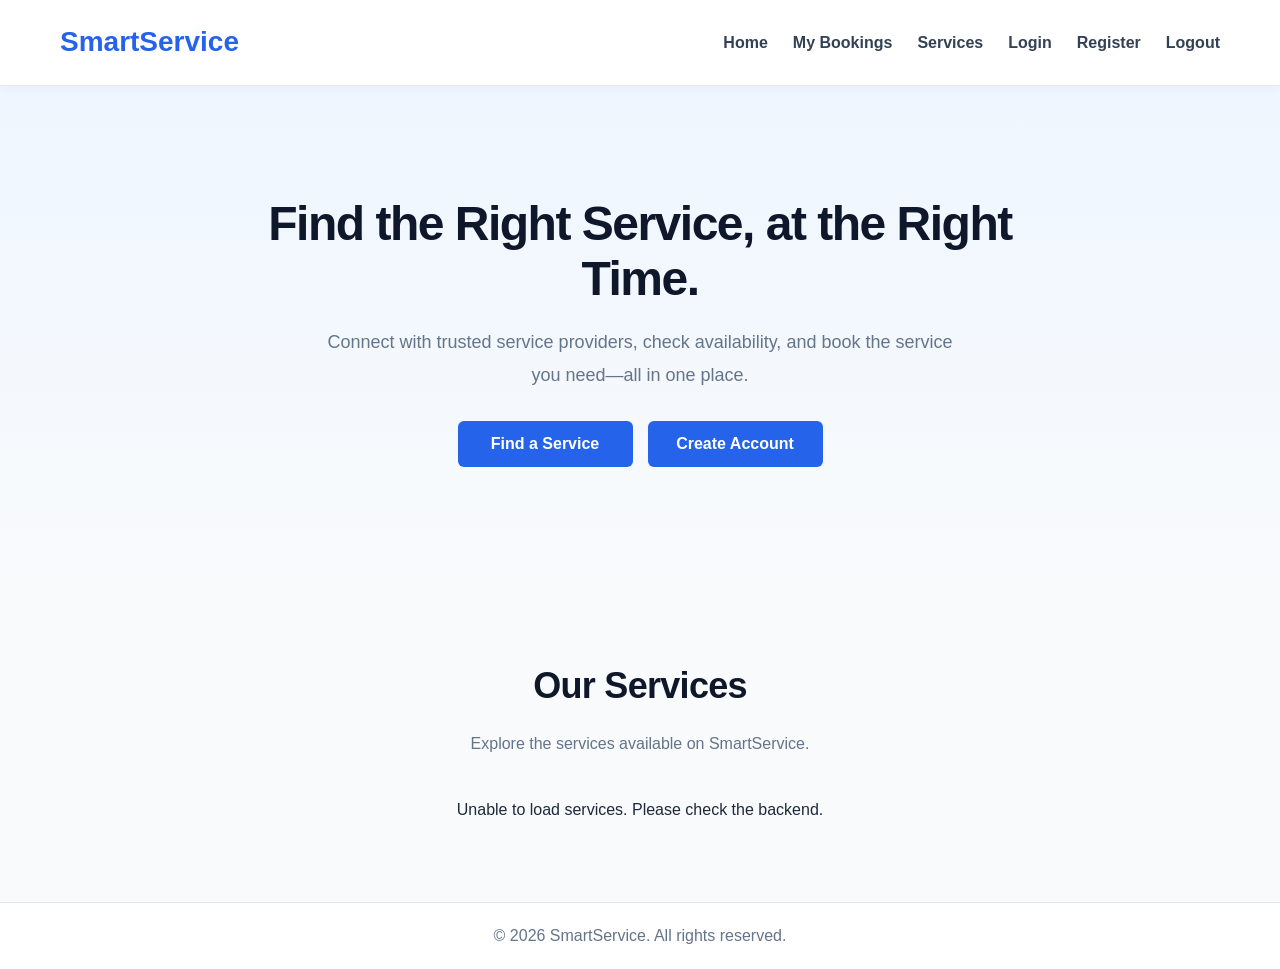
<file: frontend/index.html>
<!DOCTYPE html>
<html lang="en">

<head>
    <meta charset="UTF-8">
    <meta name="viewport" content="width=device-width, initial-scale=1.0">
    <title>Smart Service Platform</title>
    <link rel="stylesheet" href="css/style.css">
</head>
<body>
    <header>
        <h1>SmartService</h1>
<nav>
    <a href="index.html">Home</a>
    <a href="my-bookings.html">My Bookings</a>
    <a href="index.html#services">Services</a>
    <a href="login.html">Login</a>
    <a href="pages/register.html">Register</a>
    <a href="#" id="logoutLink">Logout</a>
</nav>

    </header>


    <main>

        <section class="hero">

            <h2>Find the Right Service, at the Right Time.</h2>

            <p>
                Connect with trusted service providers, check availability,
                and book the service you need—all in one place.
            </p>

            <div class="buttons">
    <button onclick="window.location.href='index.html#services'">
        Find a Service
    </button>

    <button onclick="window.location.href='pages/register.html'">
        Create Account
    </button>
</div>
    </section>
<section class="services-section" id="services">
    <h2>Our Services</h2>
    <p>Explore the services available on SmartService.</p>

<div id="services-container" class="service-grid">
    <p>Loading services...</p>
    </div>
</section>

    </main>


    <footer>
        <p>&copy; 2026 SmartService. All rights reserved.</p>
    </footer>

    <script src="js/script.js"></script>

</body>

<script>
    const logoutLink = document.getElementById("logoutLink");

    logoutLink.addEventListener("click", async function (event) {
        event.preventDefault();

        try {
            // Get CSRF token
            const csrfResponse = await fetch(
                "http://127.0.0.1:8080/api/csrf",
                {
                    credentials: "include"
                }
            );

            if (!csrfResponse.ok) {
                throw new Error("Unable to get CSRF token");
            }

            const csrfData = await csrfResponse.json();

            // Send logout request
            const response = await fetch(
                "http://127.0.0.1:8080/api/users/logout",
                {
                    method: "POST",
                    credentials: "include",
                    headers: {
                        [csrfData.headerName]: csrfData.token
                    }
                }
            );

            if (response.ok) {
                alert("Logged out successfully!");
                window.location.href = "login.html";
            } else {
                throw new Error("Logout failed: " + response.status);
            }

        } catch (error) {
            console.error("Logout error:", error);
            alert("Logout failed. Please try again.");
        }
    });
</script>

</html>
</file>
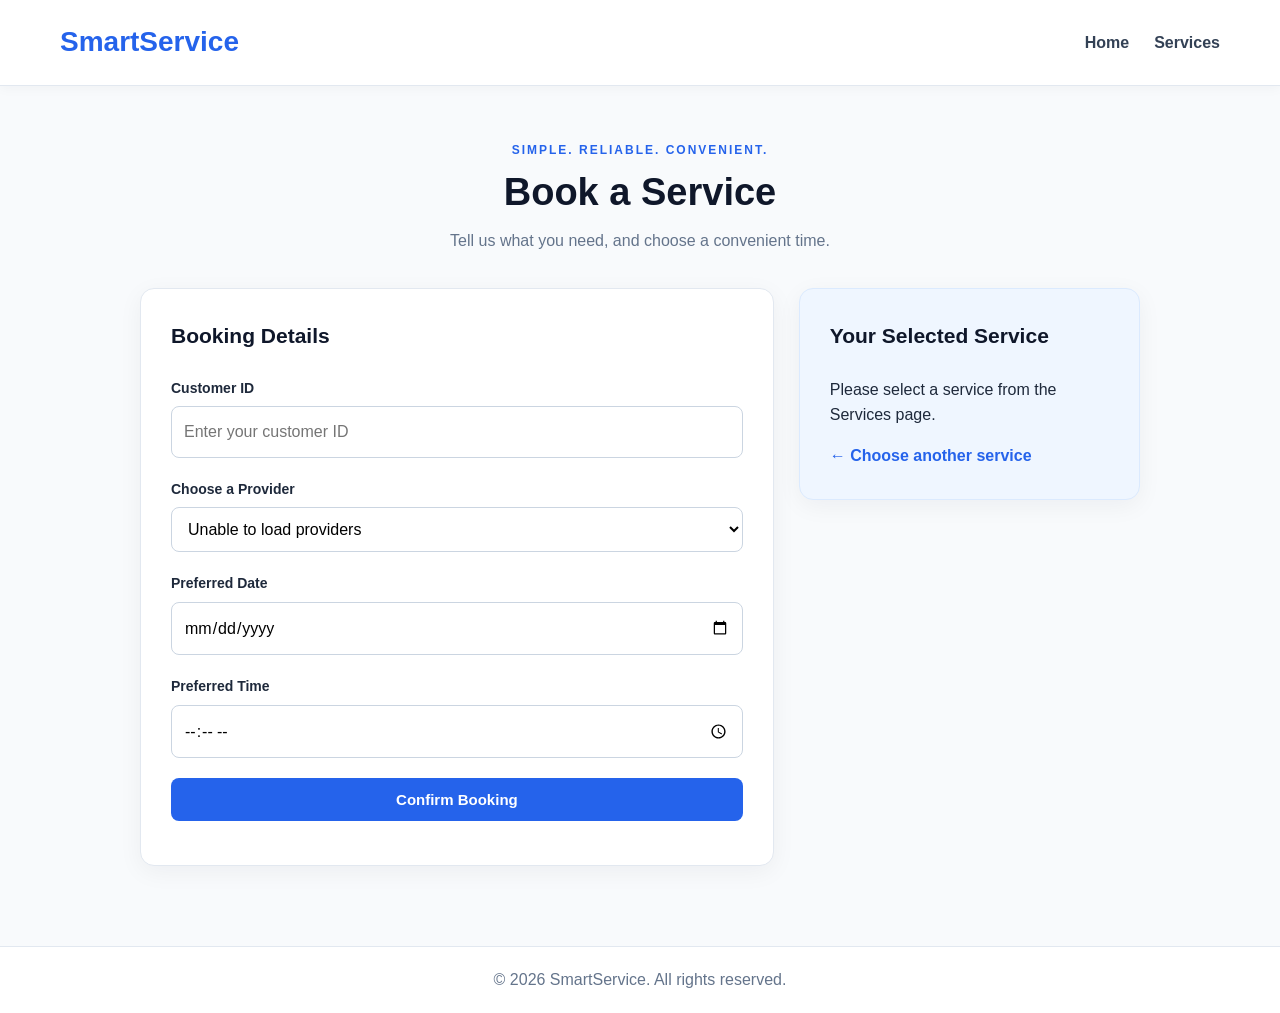
<file: frontend/booking.html>
<!DOCTYPE html>
<html lang="en">
<head>
    <meta charset="UTF-8">
    <meta name="viewport" content="width=device-width, initial-scale=1.0">

    <title>Book a Service | SmartService</title>
    <link rel="stylesheet" href="css/style.css">
</head>

<body>
    <header>
        <h1>SmartService</h1>
        <nav>
            <a href="index.html">Home</a>
            <a href="index.html#services">Services</a>
        </nav>
    </header>

    <main class="booking-page">
        <section class="booking-intro">
            <p class="eyebrow">SIMPLE. RELIABLE. CONVENIENT.</p>
            <h2>Book a Service</h2>
            <p>Tell us what you need, and choose a convenient time.</p>
        </section>

        <section class="booking-layout">
            <div class="booking-form-card">
                <h3>Booking Details</h3>

                <form id="booking-form">
                    <label for="customerId">Customer ID</label>
                    <input
                        type="number"
                        id="customerId"
                        min="1"
                        placeholder="Enter your customer ID"
                        required
                    >

                    <label for="providerId">Choose a Provider</label>
                    <select id="providerId" required>
                        <option value="">Loading providers...</option>
                    </select>

                    <label for="bookingDate">Preferred Date</label>
                    <input type="date" id="bookingDate" required>

                    <label for="bookingTime">Preferred Time</label>
                    <input type="time" id="bookingTime" required>

                    <button type="submit">Confirm Booking</button>

                    <p id="booking-message" role="status"></p>
                </form>
            </div>

            <aside class="booking-summary">
                <h3>Your Selected Service</h3>
                <div id="selected-service">
                    <p>Loading service details...</p>
                </div>
                <a href="index.html#services" class="back-link">
                    ← Choose another service
                </a>
            </aside>
        </section>
    </main>

    <footer>
        <p>&copy; 2026 SmartService. All rights reserved.</p>
    </footer>

    <script src="js/booking.js"></script>
</body>
</html>
</file>
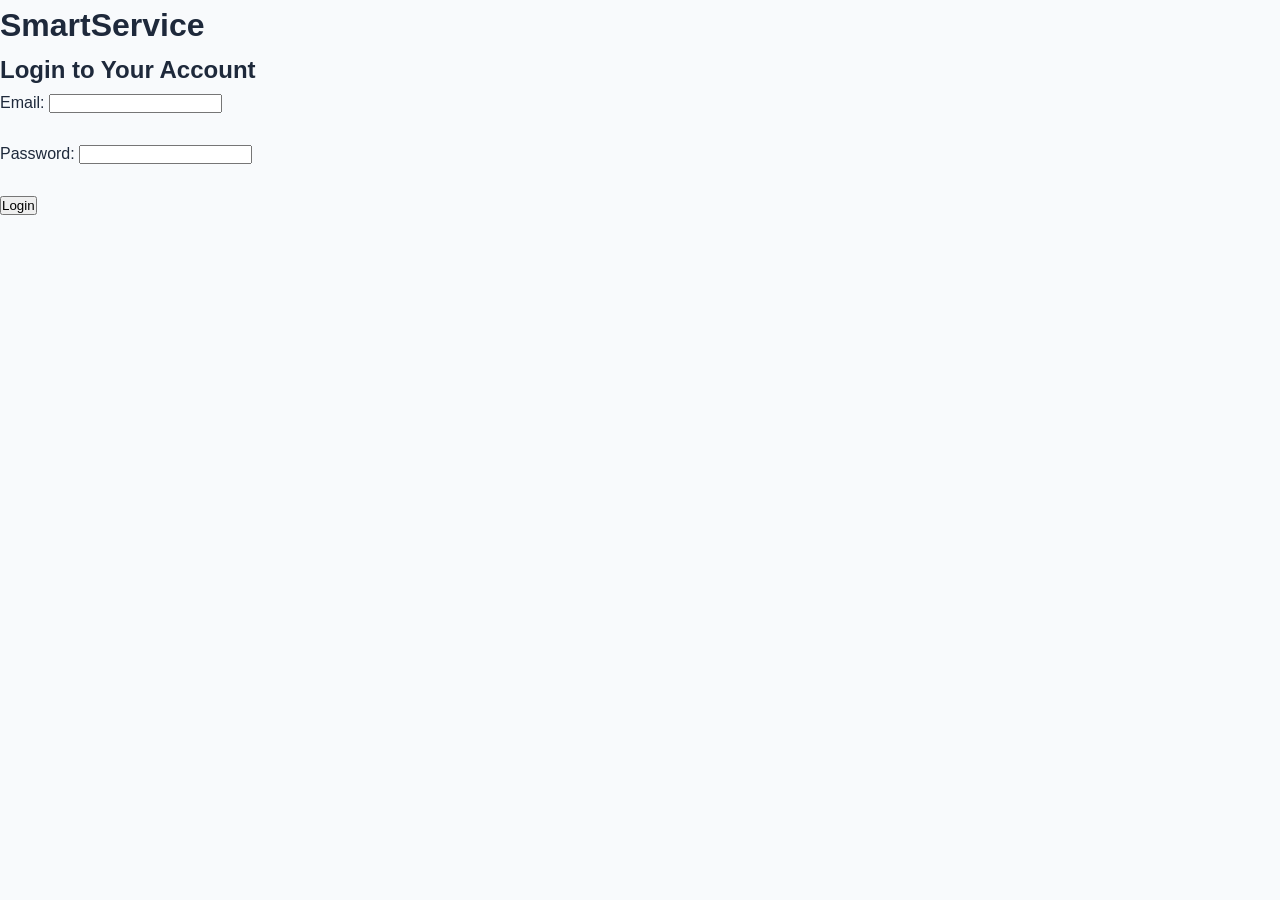
<file: frontend/login.html>
<!DOCTYPE html>
<html lang="en">
<head>
    <meta charset="UTF-8">
    <meta name="viewport" content="width=device-width, initial-scale=1.0">
    <title>Login | SmartService</title>
    <link rel="stylesheet" href="css/style.css">
</head>
<body>

    <h1>SmartService</h1>
    <h2>Login to Your Account</h2>

    <form id="loginForm">
        <div>
            <label for="email">Email:</label>
            <input type="email" id="email" autocomplete="username" required>
        </div>

        <br>

        <div>
            <label for="password">Password:</label>
            <input type="password" id="password" autocomplete="current-password" required>
        </div>

        <br>

        <button type="submit">Login</button>
    </form>

    <p id="message"></p>

    <script>
        const loginForm = document.getElementById("loginForm");
        const message = document.getElementById("message");

        loginForm.addEventListener("submit", async function (event) {
            event.preventDefault();

            const email = document.getElementById("email").value.trim();
            const password = document.getElementById("password").value;

            message.textContent = "Logging in...";
            message.style.color = "black";

            try {
                // Step 1: Get the CSRF token
                const csrfResponse = await fetch(
                    "http://127.0.0.1:8080/api/csrf",
                    {
                        method: "GET",
                        credentials: "include"
                    }
                );

                if (!csrfResponse.ok) {
                    throw new Error("Unable to obtain CSRF token");
                }

                const csrfData = await csrfResponse.json();

                // Step 2: Submit login with the CSRF token
                const response = await fetch(
                    "http://127.0.0.1:8080/api/users/login",
                    {
                        method: "POST",
                        headers: {
    "Content-Type": "application/json",
    [csrfData.headerName]: csrfData.token
},
                        credentials: "include",
                        body: JSON.stringify({
                            email: email,
                            password: password
                        })
                    }
                );

                const data = await response.json();

                if (response.ok) {
    message.textContent =
        "Login successful! Welcome, " + data.name + ".";
    message.style.color = "green";

    if (data.role === "ADMIN") {
    window.location.href = "pages/admin-dashboard.html";
    } else if (data.role === "CUSTOMER") {
        window.location.href = "my-bookings.html";
    } else {
        message.textContent = "Unknown user role.";
        message.style.color = "red";
    }
} else {
                    message.textContent =
                        data.message || "Login failed. Please check your credentials.";
                    message.style.color = "red";
                }

            } catch (error) {
                console.error("Login error:", error);

                message.textContent =
                    "Unable to complete login. Check the server connection and try again.";
                message.style.color = "red";
            }
        });
    </script>

</body>
</html>
</file>
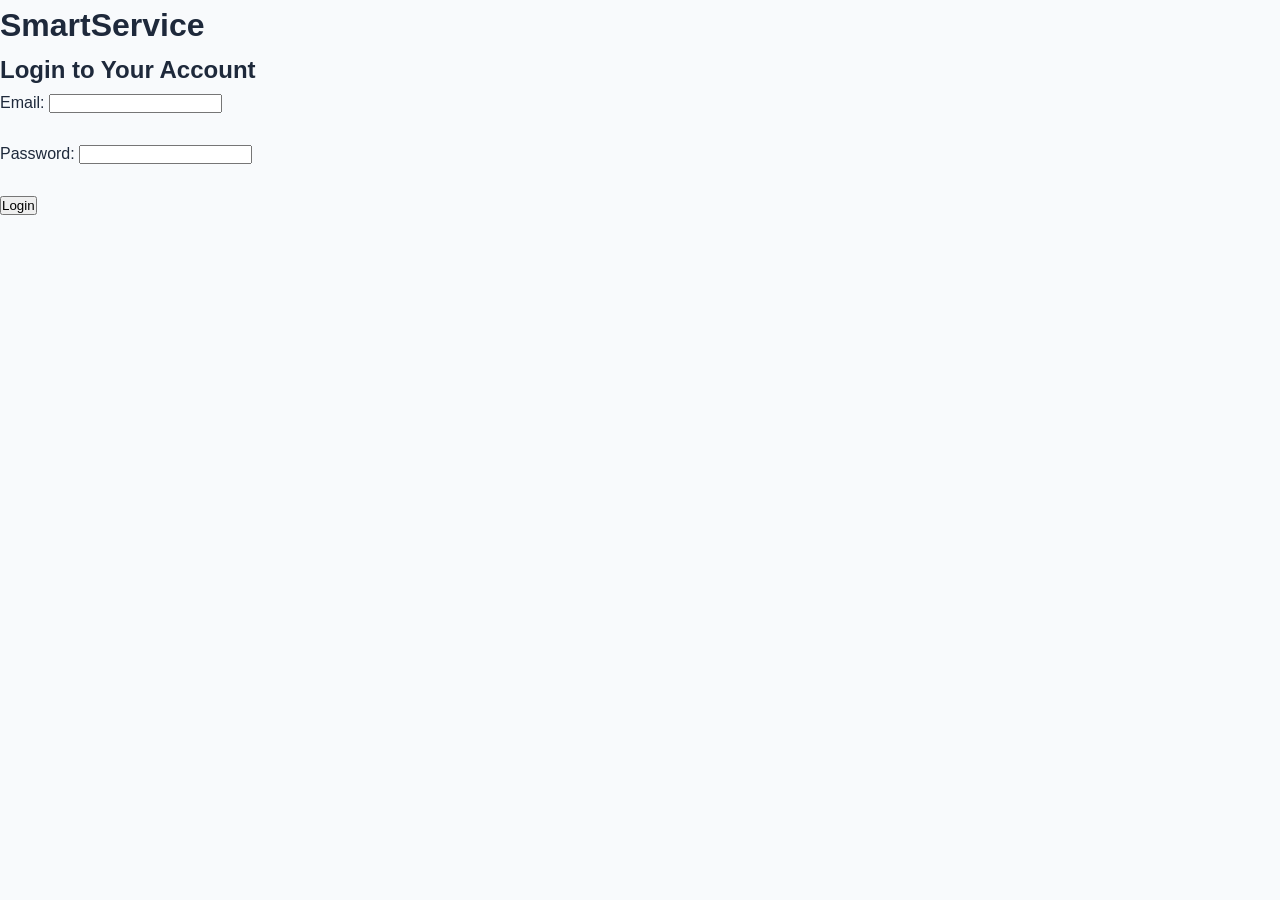
<file: frontend/my-bookings.html>
<!DOCTYPE html>
<html lang="en">
<head>
    <meta charset="UTF-8">
    <meta name="viewport" content="width=device-width, initial-scale=1.0">
    <title>My Bookings | SmartService</title>
    <link rel="stylesheet" href="css/style.css">
</head>
<body class="booking-page">

    <header class="site-header">
        <div class="container">
            <h1>SmartService</h1>
            <nav>
                <a href="index.html">Home</a>
                <a href="index.html#services">Services</a>
                <a href="my-bookings.html">My Bookings</a>
            </nav>
        </div>
    </header>

    <main class="container">
        <section class="booking-intro">
            <h2>My Bookings</h2>
            <p>View your service bookings and their current status.</p>
        </section>

        <section id="bookings-container" class="my-bookings-list">
            <p>Loading your bookings...</p>
        </section>

        <p id="bookings-message" role="status"></p>

        <a href="index.html#services" class="back-link">
            ← Explore Services
        </a>
    </main>

    <script src="js/my-bookings.js"></script>
</body>
</html>
</file>
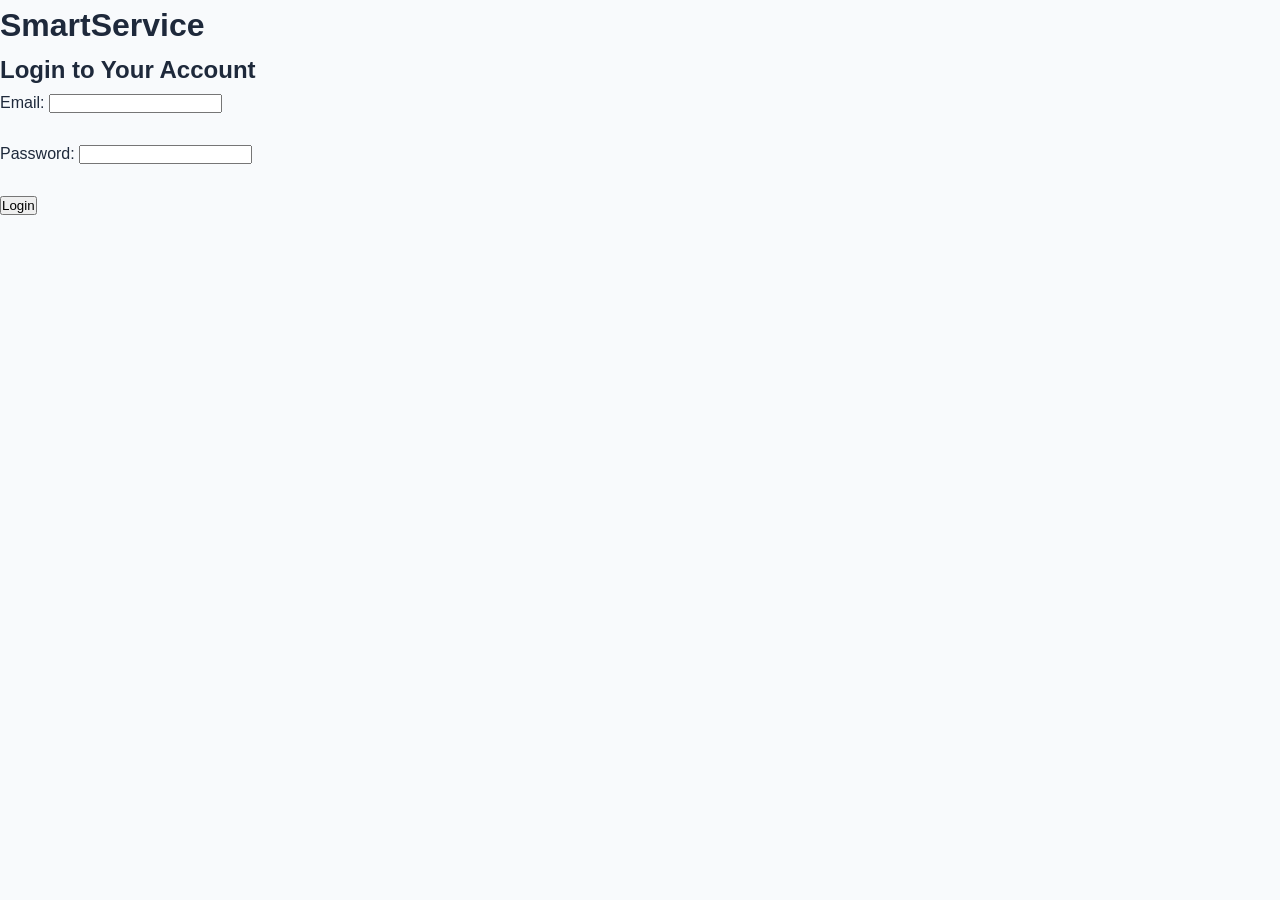
<file: frontend/admin/admin.bookings.html>
<!DOCTYPE html>
<html lang="en">
<head>
    <meta charset="UTF-8">
    <meta name="viewport" content="width=device-width, initial-scale=1.0">
    <title>SmartService - Admin Dashboard</title>
    <link rel="stylesheet" href="css/admin.css">
</head>
<body>

    <header class="header">
        <h1>SmartService Admin</h1>
        <button id="logoutBtn">Logout</button>
    </header>

    <main class="container">
        <h2>Booking Management</h2>
        <p>View and manage all customer bookings.</p>

        <div class="stats">
            <div class="stat-card">
                <h3>Total Bookings</h3>
                <p id="totalBookings">0</p>
            </div>

            <div class="stat-card">
                <h3>Pending</h3>
                <p id="pendingBookings">0</p>
            </div>

            <div class="stat-card">
                <h3>Confirmed</h3>
                <p id="confirmedBookings">0</p>
            </div>

            <div class="stat-card">
                <h3>Completed</h3>
                <p id="completedBookings">0</p>
            </div>
        </div>

        <section class="booking-section">
            <h2>All Bookings</h2>

            <div id="message"></div>

            <div class="table-container">
                <table>
                    <thead>
                        <tr>
                            <th>ID</th>
                            <th>Customer</th>
                            <th>Service</th>
                            <th>Provider</th>
                            <th>Date & Time</th>
                            <th>Status</th>
                            <th>Action</th>
                        </tr>
                    </thead>

                    <tbody id="bookingTableBody">
                        <tr>
                            <td colspan="7">Loading bookings...</td>
                        </tr>
                    </tbody>
                </table>
            </div>
        </section>
    </main>

    <script src="js/admin-bookings.js"></script>
</body>
</html>
</file>
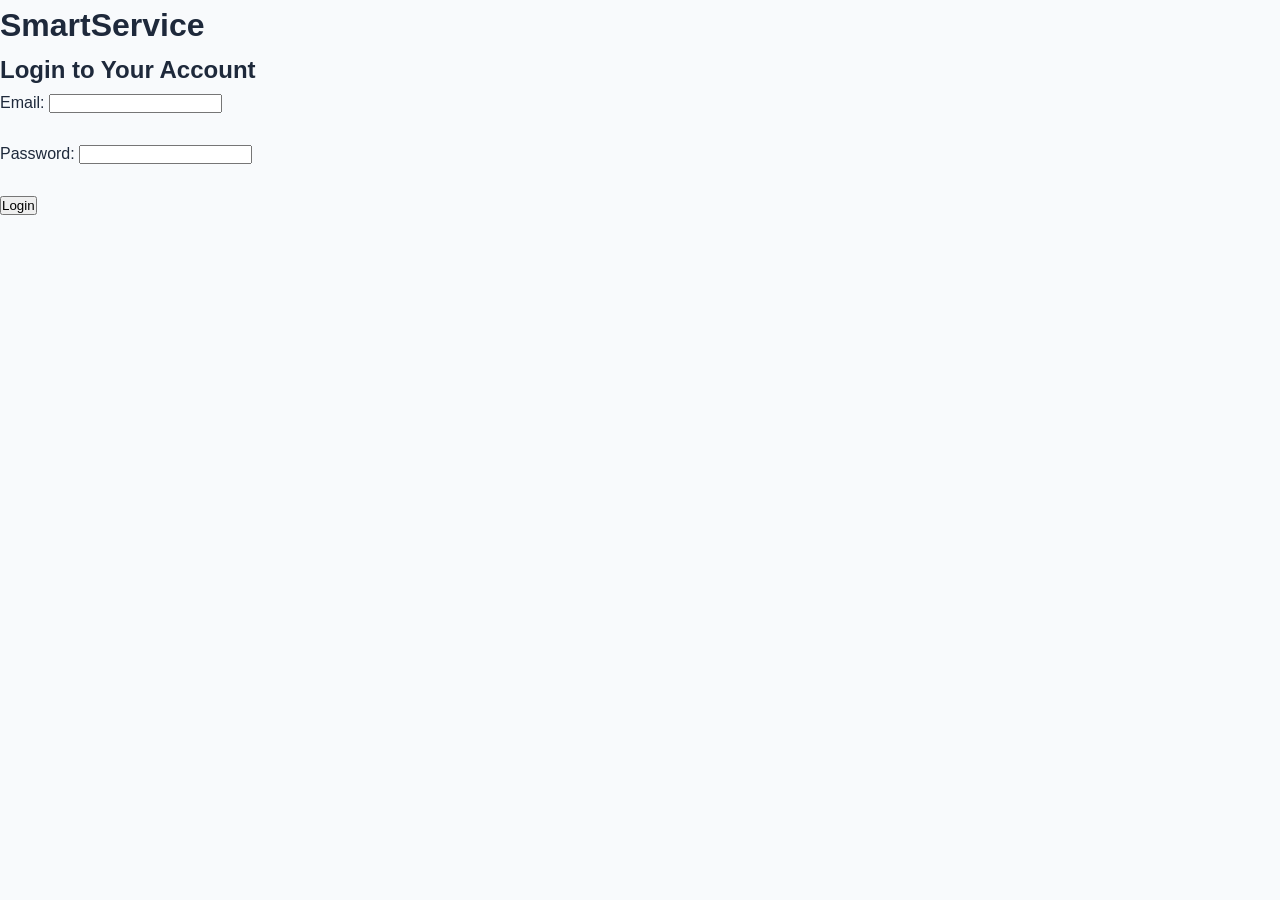
<file: frontend/pages/admin-dashboard.html>
<!DOCTYPE html>
<html lang="en">

<head>
    <meta charset="UTF-8">
    <meta name="viewport" content="width=device-width, initial-scale=1.0">

    <title>Admin Dashboard - SmartService</title>

    <link rel="stylesheet" href="../css/style.css">
</head>

<body>

    <header>
        <h1>SmartService</h1>

        <nav>
            <a href="../index.html">Home</a>
            <a href="#" id="logoutBtn">Logout</a>
        </nav>
    </header>

    <main>

        <section class="dashboard-section">

            <h2>Admin Dashboard</h2>

            <p>
                Monitor and manage the SmartService platform.
            </p>

            <div class="admin-stats">

                <div class="stat-card">
    <h3>Users</h3>
    <p>Not Available</p>
</div>

<div class="stat-card">
    <h3>Providers</h3>
    <p>Not Available</p>
</div>

                <div class="stat-card">
                    <h3>Bookings</h3>
                    <p id="totalBookings">0</p>
                </div>

                <div class="stat-card">
                    <h3>Completed Services</h3>
                    <p id="completedBookings">0</p>
                </div>

            </div>

            <div class="admin-section">

                <h3>Recent Bookings</h3>

                <div id="recentBookings">
                    <p>Loading recent bookings...</p>
                </div>

            </div>

            <p>
                <a href="../admin/admin.bookings.html">
                    Manage All Bookings
                </a>
            </p>

        </section>

    </main>

    <footer>
        <p>&copy; 2026 SmartService. All rights reserved.</p>
    </footer>

    <script>
        async function checkAdminAccess() {
            try {
                const response = await fetch(
                    "http://127.0.0.1:8080/api/auth/me",
                    {
                        credentials: "include"
                    }
                );

                if (!response.ok) {
                    window.location.href = "../login.html";
                    return;
                }

                const user = await response.json();

                if (user.role !== "ROLE_ADMIN") {
                    alert("Access denied! Admins only.");
                    window.location.href = "../my-bookings.html";
                }

            } catch (error) {
                alert("Unable to verify your login.");
                window.location.href = "../login.html";
            }
        }

        checkAdminAccess();
    </script>
    <script src="admin-dashboard.js"></script>

</body>

</html>
</file>
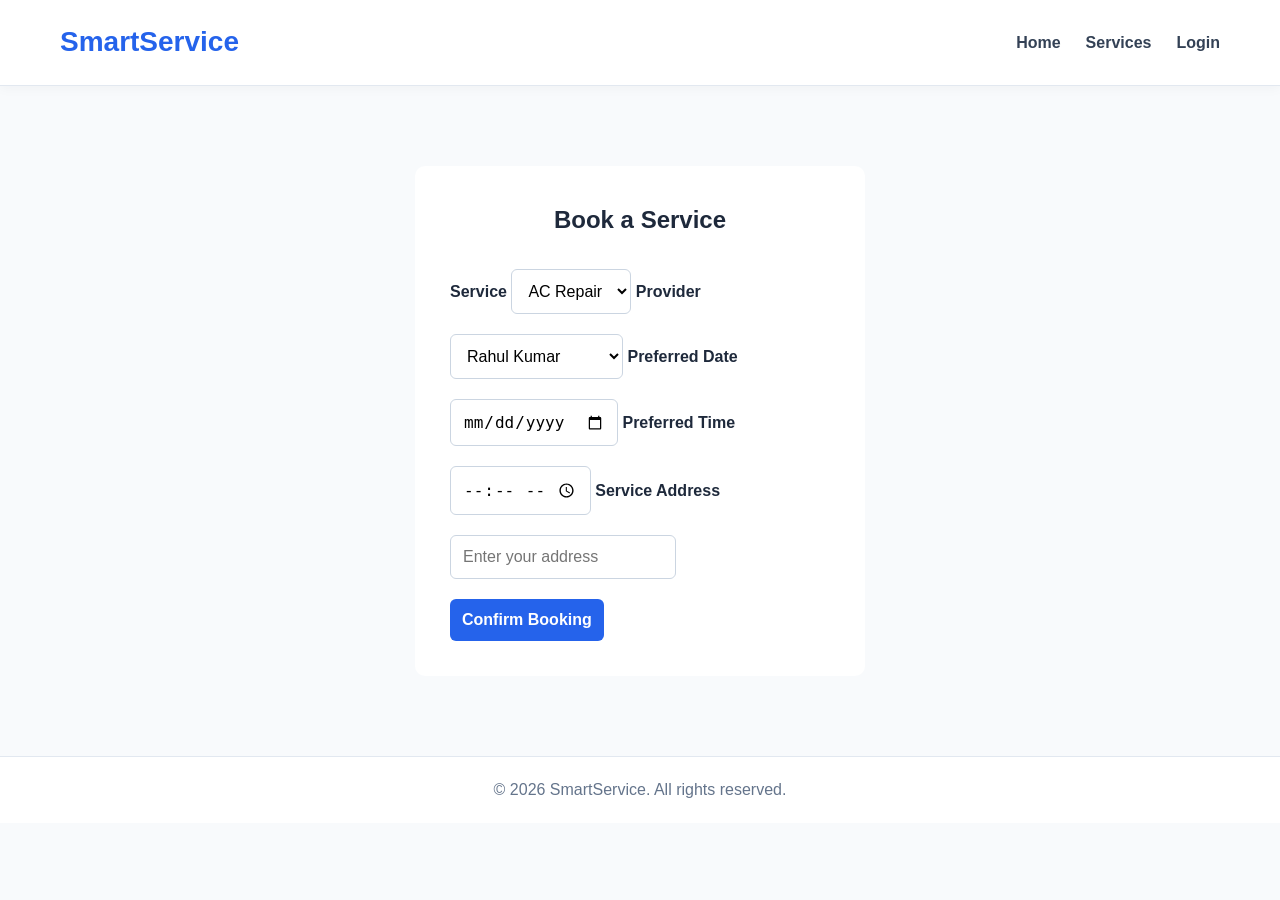
<file: frontend/pages/booking.html>
<!DOCTYPE html>
<html lang="en">

<head>
    <meta charset="UTF-8">
    <meta name="viewport" content="width=device-width, initial-scale=1.0">

    <title>Book Service - SmartService</title>

    <link rel="stylesheet" href="../css/style.css">
</head>

<body>

    <header>
        <h1>SmartService</h1>

        <nav>
            <a href="../index.html">Home</a>
            <a href="services.html">Services</a>
            <a href="login.html">Login</a>
        </nav>
    </header>


    <main>

        <section class="form-section">

            <h2>Book a Service</h2>

            <form action="confirmation.html"></form>

                <label for="service">Service</label>

                <select id="service">
                    <option value="ac-repair">AC Repair</option>
                    <option value="plumbing">Plumbing</option>
                    <option value="electrical">Electrical</option>
                    <option value="cleaning">Cleaning</option>
                </select>


                <label for="provider">Provider</label>

                <select id="provider">
                    <option value="rahul">Rahul Kumar</option>
                    <option value="arjun">Arjun Services</option>
                    <option value="coolcare">CoolCare Experts</option>
                </select>


                <label for="date">Preferred Date</label>
                <input type="date" id="date">


                <label for="time">Preferred Time</label>
                <input type="time" id="time">


                <label for="address">Service Address</label>
                <input type="text" id="address" placeholder="Enter your address">


                <button type="submit">Confirm Booking</button>

            </form>

        </section>

    </main>


    <footer>
        <p>&copy; 2026 SmartService. All rights reserved.</p>
    </footer>

</body>

</html>
</file>
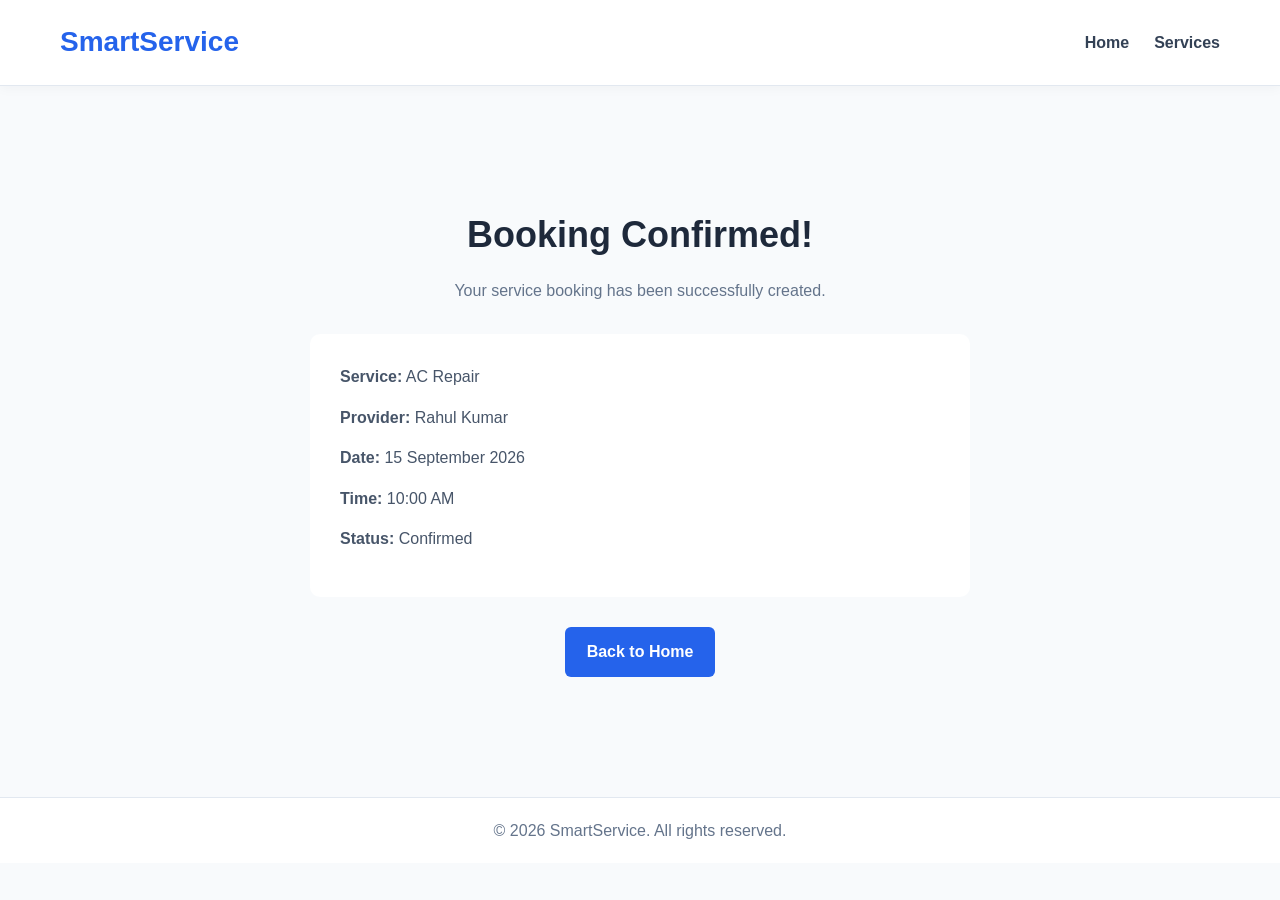
<file: frontend/pages/confirmation.html>
<!DOCTYPE html>
<html lang="en">

<head>
    <meta charset="UTF-8">
    <meta name="viewport" content="width=device-width, initial-scale=1.0">

    <title>Booking Confirmed - SmartService</title>

    <link rel="stylesheet" href="../css/style.css">
</head>

<body>

    <header>
        <h1>SmartService</h1>

        <nav>
            <a href="../index.html">Home</a>
            <a href="services.html">Services</a>
        </nav>
    </header>


    <main>

        <section class="confirmation-section">

            <h2>Booking Confirmed!</h2>

            <p>
                Your service booking has been successfully created.
            </p>

            <div class="confirmation-card">

                <p><strong>Service:</strong> AC Repair</p>

                <p><strong>Provider:</strong> Rahul Kumar</p>

                <p><strong>Date:</strong> 15 September 2026</p>

                <p><strong>Time:</strong> 10:00 AM</p>

                <p><strong>Status:</strong> Confirmed</p>

            </div>

            <a href="../index.html" class="service-button">
                Back to Home
            </a>

        </section>

    </main>


    <footer>
        <p>&copy; 2026 SmartService. All rights reserved.</p>
    </footer>

</body>

</html>
</file>
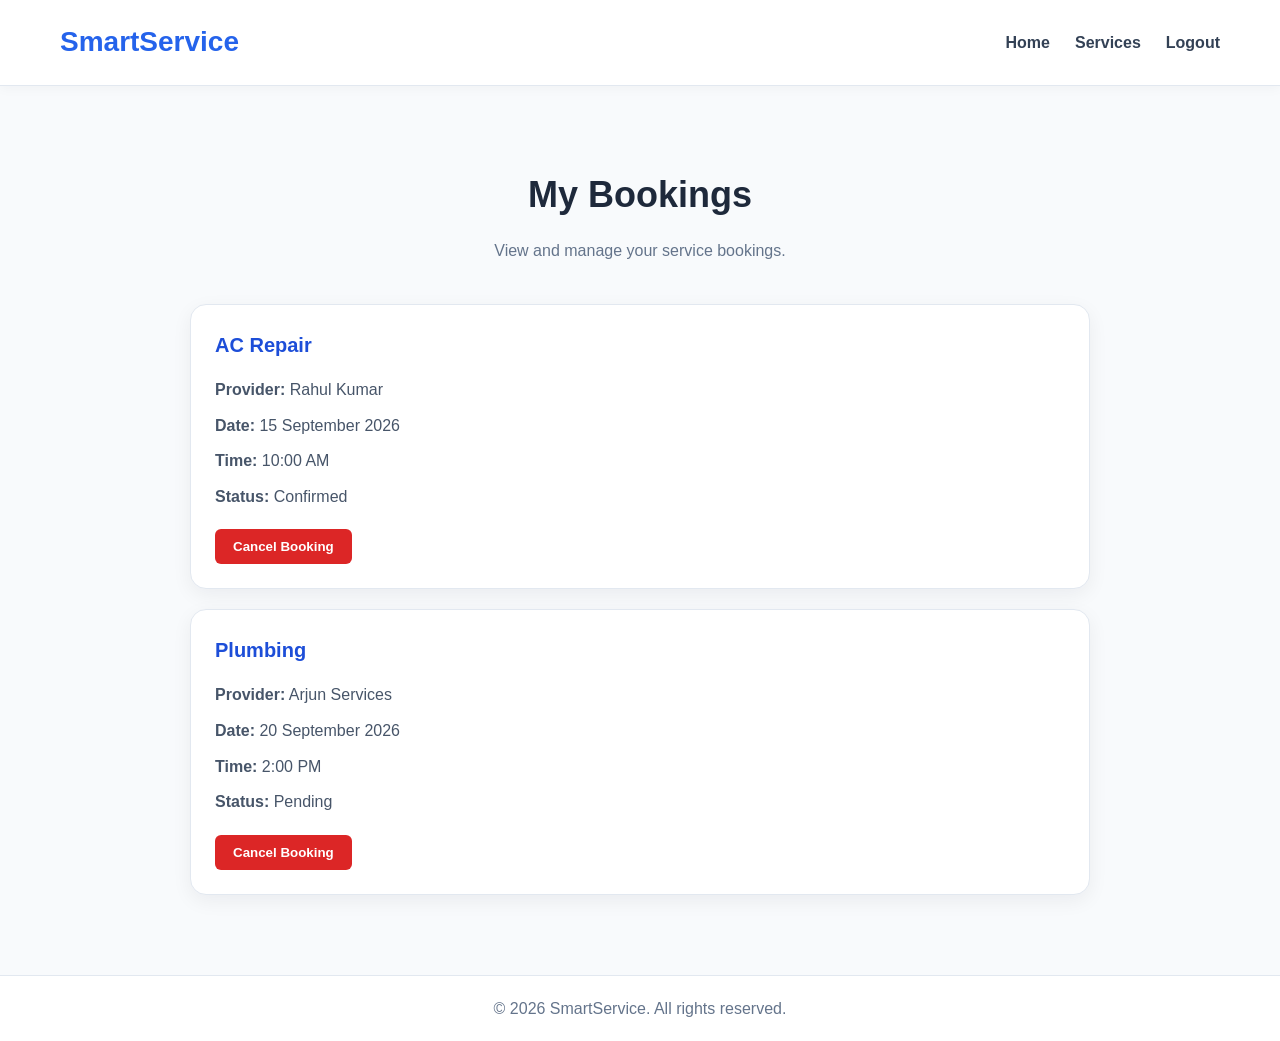
<file: frontend/pages/customer-dashboard.html>
<!DOCTYPE html>
<html lang="en">

<head>
    <meta charset="UTF-8">
    <meta name="viewport" content="width=device-width, initial-scale=1.0">

    <title>Customer Dashboard - SmartService</title>

    <link rel="stylesheet" href="../css/style.css">
</head>

<body>

    <header>
        <h1>SmartService</h1>

        <nav>
            <a href="../index.html">Home</a>
            <a href="services.html">Services</a>
            <a href="login.html">Logout</a>
        </nav>
    </header>


    <main>

        <section class="dashboard-section">

            <h2>My Bookings</h2>

            <p>
                View and manage your service bookings.
            </p>


            <div class="booking-list">

                <div class="booking-card">

                    <h3>AC Repair</h3>

                    <p><strong>Provider:</strong> Rahul Kumar</p>

                    <p><strong>Date:</strong> 15 September 2026</p>

                    <p><strong>Time:</strong> 10:00 AM</p>

                    <p><strong>Status:</strong> Confirmed</p>

                    <button>Cancel Booking</button>

                </div>


                <div class="booking-card">

                    <h3>Plumbing</h3>

                    <p><strong>Provider:</strong> Arjun Services</p>

                    <p><strong>Date:</strong> 20 September 2026</p>

                    <p><strong>Time:</strong> 2:00 PM</p>

                    <p><strong>Status:</strong> Pending</p>

                    <button>Cancel Booking</button>

                </div>

            </div>

        </section>

    </main>


    <footer>
        <p>&copy; 2026 SmartService. All rights reserved.</p>
    </footer>

</body>

</html>
</file>
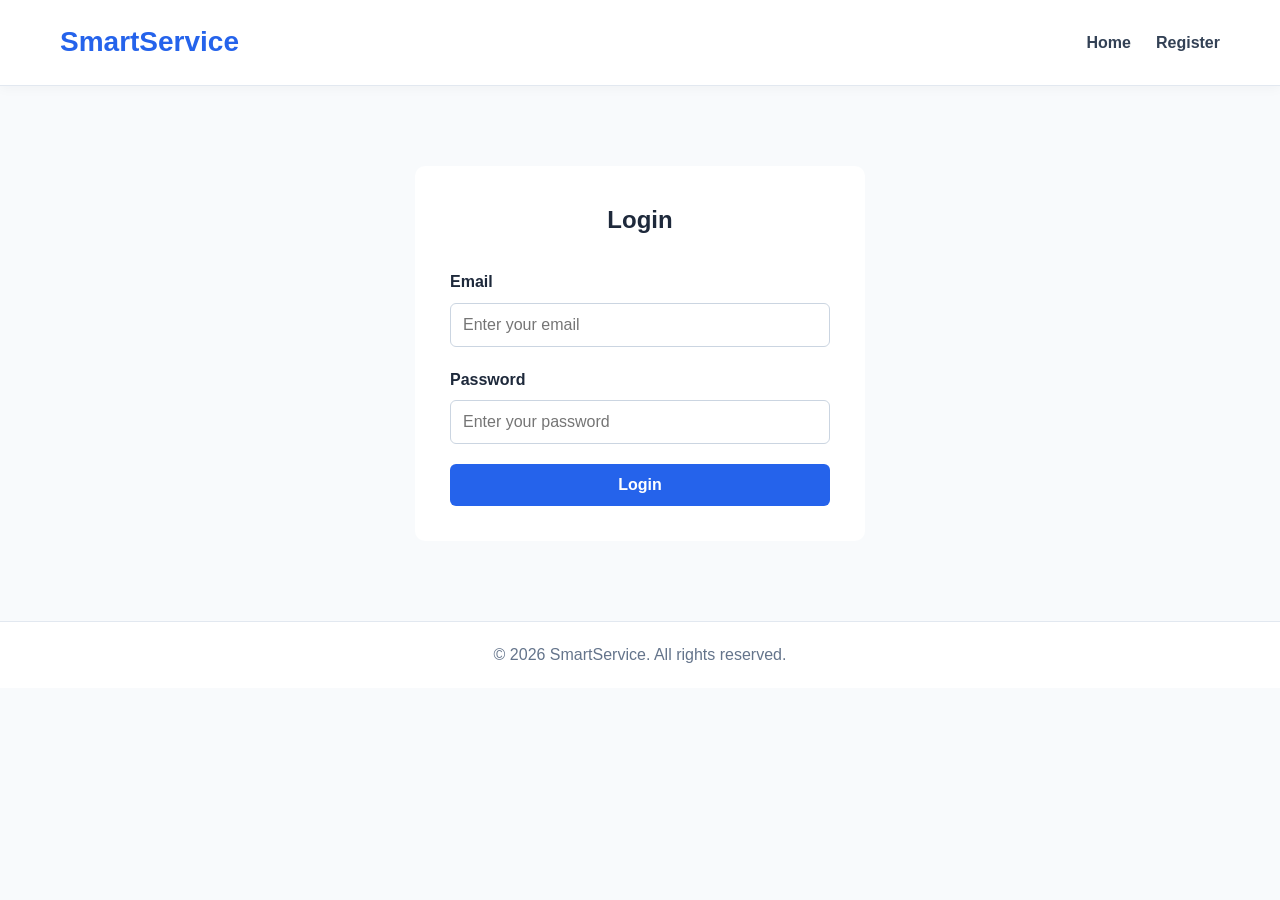
<file: frontend/pages/login.html>
<!DOCTYPE html>
<html lang="en">

<head>
    <meta charset="UTF-8">
    <meta name="viewport" content="width=device-width, initial-scale=1.0">

    <title>Login - SmartService</title>

    <link rel="stylesheet" href="../css/style.css">
</head>

<body>

    <header>
        <h1>SmartService</h1>

        <nav>
            <a href="../index.html">Home</a>
            <a href="register.html">Register</a>
        </nav>
    </header>


    <main>

        <section class="form-section">

            <h2>Login</h2>

            <form>

                <label for="emailc">Email</label>
                <input type="email" id="email" placeholder="Enter your email">

                <label for="password">Password</label>
                <input type="password" id="password" placeholder="Enter your password">

                <button type="submit">Login</button>

            </form>

        </section>

    </main>


    <footer>
        <p>&copy; 2026 SmartService. All rights reserved.</p>
    </footer>

</body>

</html>
</file>
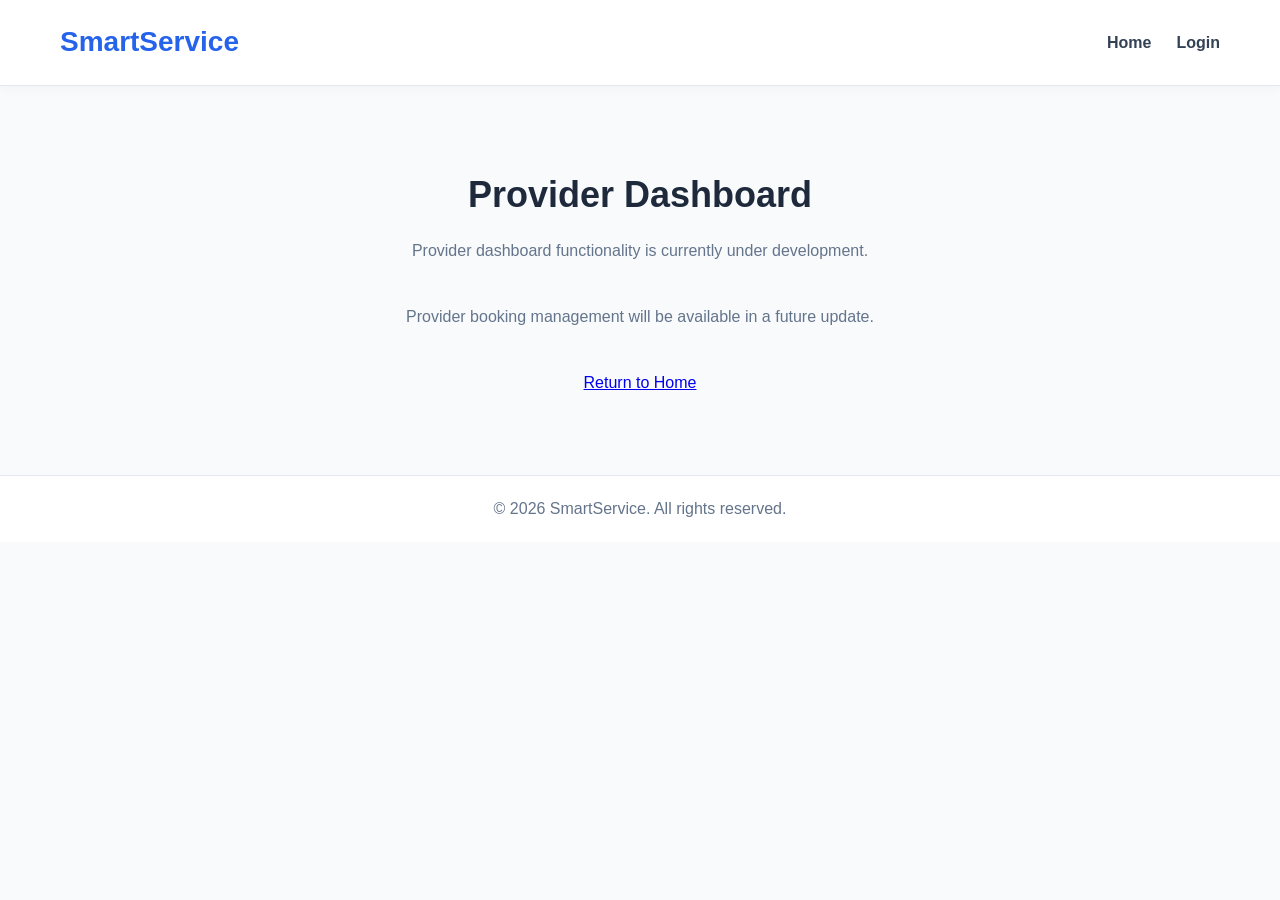
<file: frontend/pages/provider-dashboard.html>
<!DOCTYPE html>
<html lang="en">

<head>
    <meta charset="UTF-8">
    <meta name="viewport" content="width=device-width, initial-scale=1.0">
    <title>Provider Dashboard - SmartService</title>
    <link rel="stylesheet" href="../css/style.css">
</head>

<body>

    <header>
        <h1>SmartService</h1>
        <nav>
            <a href="../index.html">Home</a>
            <a href="../login.html">Login</a>
        </nav>
    </header>

    <main>
        <section class="dashboard-section">
            <h2>Provider Dashboard</h2>

            <p>
                Provider dashboard functionality is currently under development.
            </p>

            <p>
                Provider booking management will be available in a future update.
            </p>

            <a href="../index.html">Return to Home</a>
        </section>
    </main>

    <footer>
        <p>&copy; 2026 SmartService. All rights reserved.</p>
    </footer>

</body>
</html>
</file>
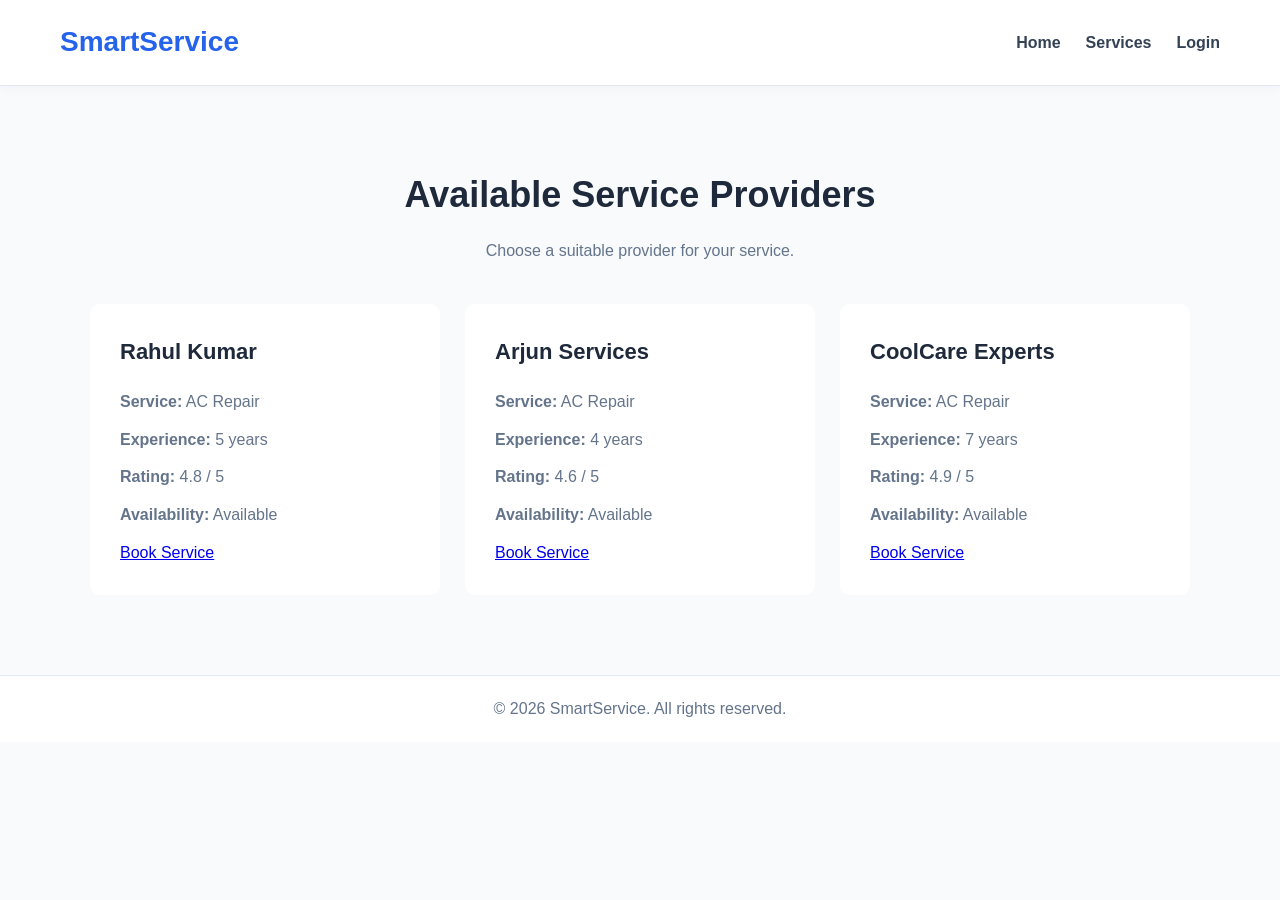
<file: frontend/pages/provider.html>
<!DOCTYPE html>
<html lang="en">

<head>
    <meta charset="UTF-8">
    <meta name="viewport" content="width=device-width, initial-scale=1.0">

    <title>Provider - SmartService</title>

    <link rel="stylesheet" href="../css/style.css">
</head>

<body>

    <header>
        <h1>SmartService</h1>

        <nav>
            <a href="../index.html">Home</a>
            <a href="services.html">Services</a>
            <a href="login.html">Login</a>
        </nav>
    </header>


    <main>

        <section class="provider-section">

            <h2>Available Service Providers</h2>

            <p>
                Choose a suitable provider for your service.
            </p>


            <div class="provider-grid">

                <div class="provider-card">

                    <h3>Rahul Kumar</h3>

                    <p><strong>Service:</strong> AC Repair</p>

                    <p><strong>Experience:</strong> 5 years</p>

                    <p><strong>Rating:</strong> 4.8 / 5</p>

                    <p><strong>Availability:</strong> Available</p>

                    <a href="booking.html" class="provider-button">Book Service</a>

                </div>


                <div class="provider-card">

                    <h3>Arjun Services</h3>

                    <p><strong>Service:</strong> AC Repair</p>

                    <p><strong>Experience:</strong> 4 years</p>

                    <p><strong>Rating:</strong> 4.6 / 5</p>

                    <p><strong>Availability:</strong> Available</p>

                    <a href="booking.html" class="provider-button">Book Service</a>

                </div>


                <div class="provider-card">

                    <h3>CoolCare Experts</h3>

                    <p><strong>Service:</strong> AC Repair</p>

                    <p><strong>Experience:</strong> 7 years</p>

                    <p><strong>Rating:</strong> 4.9 / 5</p>

                    <p><strong>Availability:</strong> Available</p>

                    <a href="booking.html" class="provider-button">Book Service</a>
                </div>

            </div>

        </section>

    </main>


    <footer>
        <p>&copy; 2026 SmartService. All rights reserved.</p>
    </footer>

</body>

</html>
</file>
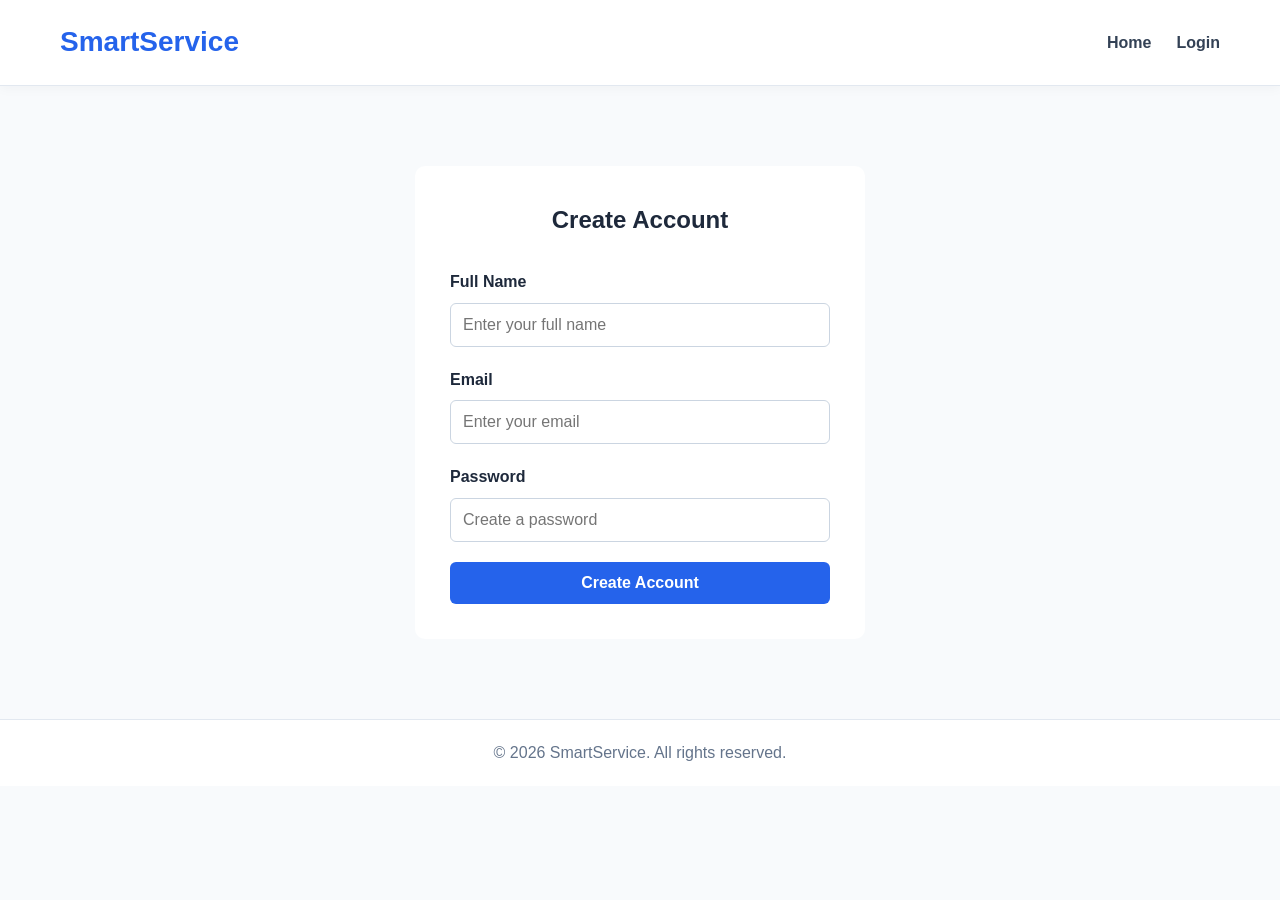
<file: frontend/pages/register.html>
<!DOCTYPE html>
<html lang="en">

<head>
    <meta charset="UTF-8">
    <meta name="viewport" content="width=device-width, initial-scale=1.0">
    <title>Register - SmartService</title>
    <link rel="stylesheet" href="../css/style.css">
</head>

<body>

    <header>
        <h1>SmartService</h1>
        <nav>
            <a href="../index.html">Home</a>
            <a href="../login.html">Login</a>
        </nav>
    </header>

    <main>
        <section class="form-section">
            <h2>Create Account</h2>

            <form id="registerForm">

                <label for="name">Full Name</label>
                <input type="text" id="name" placeholder="Enter your full name" required>

                <label for="email">Email</label>
                <input type="email" id="email" placeholder="Enter your email" required>

                <label for="password">Password</label>
                <input type="password" id="password"
                    placeholder="Create a password" required>

                <button type="submit">Create Account</button>

            </form>

            <p id="message"></p>
        </section>
    </main>

    <footer>
        <p>&copy; 2026 SmartService. All rights reserved.</p>
    </footer>

    <script>
        const API_URL = "http://127.0.0.1:8080/api";

        const registerForm = document.getElementById("registerForm");
        const message = document.getElementById("message");

        registerForm.addEventListener("submit", async function (event) {
            event.preventDefault();

            const name = document.getElementById("name").value.trim();
            const email = document.getElementById("email").value.trim();
            const password = document.getElementById("password").value;

            const userData = {
                name: name,
                email: email,
                password: password
            };

            try {
    // Get CSRF token
    const csrfResponse = await fetch(`${API_URL}/csrf`, {
        credentials: "include"
    });

    if (!csrfResponse.ok) {
        throw new Error("Unable to get CSRF token.");
    }

    const csrfData = await csrfResponse.json();

    // Submit registration
    const response = await fetch(`${API_URL}/users`, {
        method: "POST",
        credentials: "include",
        headers: {
            "Content-Type": "application/json",
            [csrfData.headerName]: csrfData.token
        },
        body: JSON.stringify(userData)
    });

    const data = await response.json();

    if (!response.ok) {
        throw new Error(data.message || `Registration failed (${response.status}).`);
    }

    message.textContent = "Account created successfully! Redirecting to login...";
    message.style.color = "green";

    registerForm.reset();

    setTimeout(() => {
        window.location.href = "../login.html";
    }, 2000);

} catch (error) {
    message.textContent = error.message;
    message.style.color = "red";
}
        });
    </script>

</body>
</html>
</file>
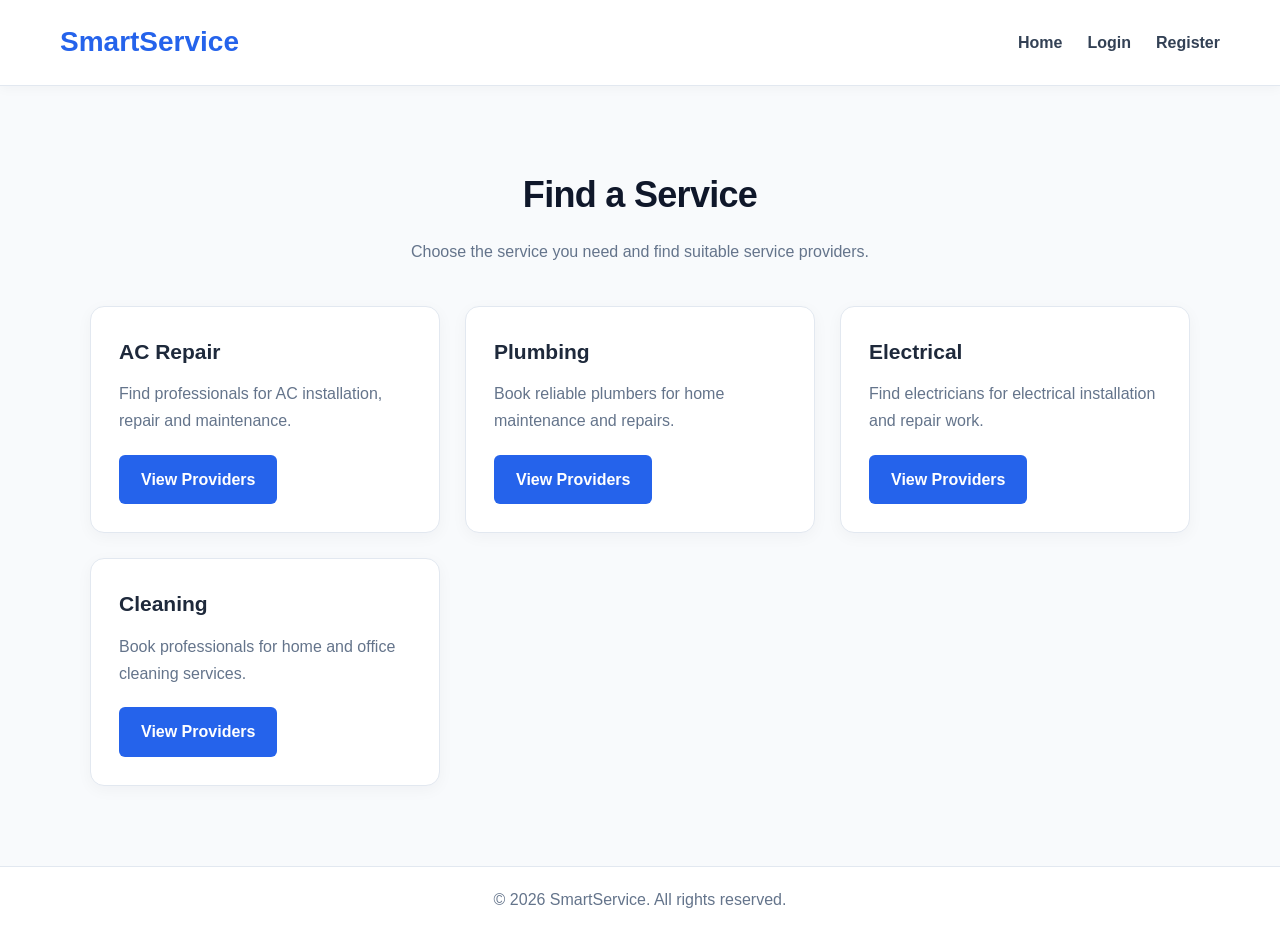
<file: frontend/pages/services.html>
<!DOCTYPE html>
<html lang="en">

<head>
    <meta charset="UTF-8">
    <meta name="viewport" content="width=device-width, initial-scale=1.0">

    <title>Services - SmartService</title>

    <link rel="stylesheet" href="../css/style.css">
</head>

<body>

    <header>
        <h1>SmartService</h1>

        <nav>
            <a href="../index.html">Home</a>
            <a href="login.html">Login</a>
            <a href="register.html">Register</a>
        </nav>
    </header>


    <main>

        <section class="services-section">

            <h2>Find a Service</h2>

            <p>
                Choose the service you need and find suitable service providers.
            </p>


            <div class="service-grid">

                <div class="service-card">
                    <h3>AC Repair</h3>
                    <p>Find professionals for AC installation, repair and maintenance.</p>
                    <a href="provider.html" class="service-button">View Providers</a>
                </div>


                <div class="service-card">
                    <h3>Plumbing</h3>
                    <p>Book reliable plumbers for home maintenance and repairs.</p>
                    <a href="provider.html" class="service-button">View Providers</a>
                </div>


                <div class="service-card">
                    <h3>Electrical</h3>
                    <p>Find electricians for electrical installation and repair work.</p>
                    <a href="provider.html" class="service-button">View Providers</a>
                </div>


                <div class="service-card">
                    <h3>Cleaning</h3>
                    <p>Book professionals for home and office cleaning services.</p>
                    <a href="provider.html" class="service-button">View Providers</a>
                </div>

            </div>

        </section>

    </main>


    <footer>
        <p>&copy; 2026 SmartService. All rights reserved.</p>
    </footer>

</body>

</html>
</file>
<file: frontend/css/style.css>
* {
    margin: 0;
    padding: 0;
    box-sizing: border-box;
}

body {
    font-family: Arial, sans-serif;
    background-color: #f8fafc;
    color: #1e293b;
}

/* Header */

header {
    display: flex;
    justify-content: space-between;
    align-items: center;

    padding: 20px 60px;

    background-color: white;
}

header h1 {
    font-size: 28px;
    color: #2563eb;
}

nav {
    display: flex;
    gap: 25px;
}

nav a {
    text-decoration: none;
    color: #334155;
    font-weight: bold;
}

/* Hero Section */

.hero {
    text-align: center;
    padding: 140px 20px;
}

.hero h2 {
    font-size: 48px;
    margin-bottom: 20px;
}

.hero p {
    max-width: 650px;
    margin: 0 auto 30px;

    font-size: 18px;
    line-height: 1.6;

    color: #64748b;
}

/* Buttons */

.buttons {
    display: flex;
    justify-content: center;
    gap: 15px;
}

.buttons button {
    border: none;
    padding: 14px 24px;

    border-radius: 6px;

    background-color: #2563eb;
    color: white;

    font-size: 16px;
    font-weight: bold;

    cursor: pointer;
}

.buttons button:hover {
    background-color: #1d4ed8;
}

/* Footer */

footer {
    text-align: center;
    padding: 20px;

    background-color: white;
    color: #64748b;
}
@media (max-width: 768px) {

    header {
        padding: 20px;
        flex-direction: column;
        gap: 15px;
    }

    nav {
        gap: 15px;
        flex-wrap: wrap;
        justify-content: center;
    }

    .hero {
        padding: 100px 20px;
    }

    .hero h2 {
        font-size: 36px;
    }

    .hero p {
        font-size: 16px;
    }

    .buttons {
        flex-direction: column;
        align-items: center;
    }

    .buttons button {
        width: 220px;
    }
}

/* Form Section */

.form-section {
    max-width: 450px;
    margin: 80px auto;
    padding: 35px;

    background-color: white;
    border-radius: 10px;
}

.form-section h2 {
    text-align: center;
    margin-bottom: 30px;
}

.form-section form {
    display: flex;
    flex-direction: column;
}

.form-section label {
    margin-bottom: 8px;
    font-weight: bold;
}

.form-section input {
    padding: 12px;
    margin-bottom: 20px;

    border: 1px solid #cbd5e1;
    border-radius: 6px;

    font-size: 16px;
}

.form-section input:focus {
    outline: none;
    border-color: #2563eb;
}

.form-section button {
    border: none;

    padding: 12px;

    border-radius: 6px;

    background-color: #2563eb;
    color: white;

    font-size: 16px;
    font-weight: bold;

    cursor: pointer;
}

.form-section button:hover {
    background-color: #1d4ed8;
}

.form-section select {
    padding: 12px;
    margin-bottom: 20px;

    border: 1px solid #cbd5e1;
    border-radius: 6px;

    background-color: white;

    font-size: 16px;

    cursor: pointer;
}

.form-section select:focus {
    outline: none;
    border-color: #2563eb;
}

/* Services Section */

.services-section {
    padding: 80px 60px;
    text-align: center;
}

.services-section h2 {
    font-size: 36px;
    margin-bottom: 15px;
}

.services-section > p {
    color: #64748b;
    margin-bottom: 40px;
}


/* Service Cards */

.service-grid {
    max-width: 1100px;
    margin: 0 auto;

    display: grid;
    grid-template-columns: repeat(2, 1fr);
    gap: 25px;
}

.service-card {
    background-color: white;

    padding: 30px;

    border-radius: 10px;

    text-align: left;
}

.service-card h3 {
    margin-bottom: 12px;
    font-size: 22px;
}

.service-card p {
    color: #64748b;
    line-height: 1.5;
    margin-bottom: 20px;
}

.service-card button {
    border: none;

    padding: 10px 18px;

    border-radius: 6px;

    background-color: #2563eb;
    color: white;

    font-weight: bold;

    cursor: pointer;
}

.service-card button:hover {
    background-color: #1d4ed8;
}


/* Mobile */

@media (max-width: 768px) {

    .services-section {
        padding: 60px 20px;
    }

    .service-grid {
        grid-template-columns: 1fr;
    }
}

/* Provider Section */

.provider-section {
    padding: 80px 60px;
    text-align: center;
}

.provider-section h2 {
    font-size: 36px;
    margin-bottom: 15px;
}

.provider-section > p {
    color: #64748b;
    margin-bottom: 40px;
}


/* Provider Cards */

.provider-grid {
    max-width: 1100px;
    margin: 0 auto;

    display: grid;
    grid-template-columns: repeat(3, 1fr);
    gap: 25px;
}

.provider-card {
    background-color: white;

    padding: 30px;

    border-radius: 10px;

    text-align: left;
}

.provider-card h3 {
    font-size: 22px;
    margin-bottom: 20px;
}

.provider-card p {
    color: #64748b;
    margin-bottom: 12px;
}

.provider-card button {
    border: none;

    padding: 10px 18px;

    margin-top: 10px;

    border-radius: 6px;

    background-color: #2563eb;
    color: white;

    font-weight: bold;

    cursor: pointer;
}

.provider-card button:hover {
    background-color: #1d4ed8;
}


/* Mobile */

@media (max-width: 768px) {

    .provider-section {
        padding: 60px 20px;
    }

    .provider-grid {
        grid-template-columns: 1fr;
    }
}

/* Booking Form */

.form-section input[type="date"],
.form-section input[type="time"] {
    background-color: white;
    cursor: pointer;
}

/* Confirmation Section */

.confirmation-section {
    max-width: 700px;
    margin: 80px auto;
    padding: 40px 20px;

    text-align: center;
}

.confirmation-section h2 {
    font-size: 36px;
    margin-bottom: 15px;
}

.confirmation-section > p {
    color: #64748b;
    margin-bottom: 30px;
}

.confirmation-card {
    background-color: white;

    padding: 30px;
    margin-bottom: 30px;

    border-radius: 10px;

    text-align: left;
}

.confirmation-card p {
    margin-bottom: 15px;
    color: #475569;
}

.service-button {
    display: inline-block;

    padding: 12px 22px;

    border-radius: 6px;

    background-color: #2563eb;
    color: white;

    text-decoration: none;
    font-weight: bold;
}

.service-button:hover {
    background-color: #1d4ed8;
}

/* Customer Dashboard */

.dashboard-section {
    padding: 80px 60px;
    text-align: center;
}

.dashboard-section h2 {
    font-size: 36px;
    margin-bottom: 15px;
}

.dashboard-section > p {
    color: #64748b;
    margin-bottom: 40px;
}

.booking-list {
    max-width: 900px;
    margin: 0 auto;

    display: flex;
    flex-direction: column;
    gap: 20px;
}

.booking-card {
    background-color: white;

    padding: 25px;

    border-radius: 10px;

    text-align: left;
}

.booking-card h3 {
    font-size: 22px;
    margin-bottom: 15px;
}

.booking-card p {
    color: #64748b;
    margin-bottom: 10px;
}

.booking-card button {
    border: none;

    padding: 10px 18px;

    margin-top: 10px;

    border-radius: 6px;

    background-color: #dc2626;
    color: white;

    font-weight: bold;

    cursor: pointer;
}

.booking-card button:hover {
    background-color: #b91c1c;
}


/* Dashboard Mobile */

@media (max-width: 768px) {

    .dashboard-section {
        padding: 60px 20px;
    }

    .booking-card {
        padding: 20px;
    }
}

/* Provider Dashboard Actions */

.booking-actions {
    display: flex;
    gap: 10px;
    margin-top: 15px;
}

.accept-button,
.complete-button {
    border: none;
    padding: 10px 18px;
    border-radius: 6px;

    background-color: #16a34a;
    color: white;

    font-weight: bold;
    cursor: pointer;
}

.reject-button {
    border: none;
    padding: 10px 18px;
    border-radius: 6px;

    background-color: #dc2626;
    color: white;

    font-weight: bold;
    cursor: pointer;
}

.accept-button:hover,
.complete-button:hover {
    background-color: #15803d;
}

.reject-button:hover {
    background-color: #b91c1c;
}


/* Provider Dashboard Mobile */

@media (max-width: 768px) {

    .booking-actions {
        flex-direction: column;
    }

    .booking-actions button {
        width: 100%;
    }
}

/* Admin Dashboard */

.admin-stats {
    max-width: 1100px;
    margin: 0 auto 50px;

    display: grid;
    grid-template-columns: repeat(4, 1fr);
    gap: 20px;
}

.stat-card {
    background-color: white;

    padding: 25px;

    border-radius: 10px;

    text-align: center;
}

.stat-card h3 {
    margin-bottom: 12px;
    font-size: 18px;
}

.stat-card p {
    font-size: 30px;
    font-weight: bold;
}

.admin-section {
    max-width: 900px;
    margin: 0 auto;

    text-align: left;
}

.admin-section > h3 {
    margin-bottom: 20px;
    font-size: 24px;
}

.admin-section .booking-card {
    margin-bottom: 15px;
}


/* Admin Dashboard Mobile */

@media (max-width: 768px) {

    .admin-stats {
        grid-template-columns: repeat(2, 1fr);
    }
}

@media (max-width: 500px) {

    .admin-stats {
        grid-template-columns: 1fr;
    }
}




/* ===== SmartService: Modern Homepage Polish ===== */

html {
    scroll-behavior: smooth;
}

body {
    line-height: 1.6;
}

/* Modern Header */

header {
    position: sticky;
    top: 0;
    z-index: 100;
    border-bottom: 1px solid #e2e8f0;
    box-shadow: 0 2px 12px rgba(15, 23, 42, 0.04);
}

nav a {
    transition: color 0.2s ease;
}

nav a:hover {
    color: #2563eb;
}

/* Hero Section */

.hero {
    background: linear-gradient(180deg, #eff6ff 0%, #f8fafc 100%);
    padding: 110px 20px;
}

.hero h2 {
    max-width: 850px;
    margin: 0 auto 20px;
    line-height: 1.15;
    letter-spacing: -1.5px;
    color: #0f172a;
}

.hero p {
    line-height: 1.8;
}

/* Buttons */

.buttons {
    flex-wrap: wrap;
    align-items: center;
}

.buttons button {
    min-width: 175px;
    transition: background-color 0.2s ease,
                transform 0.2s ease,
                box-shadow 0.2s ease;
}

.buttons button:hover {
    transform: translateY(-2px);
    box-shadow: 0 6px 16px rgba(37, 99, 235, 0.2);
}

/* Services Section */

.services-section {
    padding: 80px 30px;
}

.services-section h2 {
    color: #0f172a;
    letter-spacing: -0.7px;
}

.services-section > p {
    line-height: 1.7;
}

/* Service Grid */

.service-grid {
    grid-template-columns: repeat(
        auto-fit,
        minmax(min(100%, 280px), 1fr)
    );
    align-items: stretch;
}

/* Service Cards */

.service-card {
    border: 1px solid #e2e8f0;
    border-radius: 14px;
    padding: 28px;
    box-shadow: 0 4px 16px rgba(15, 23, 42, 0.04);
    transition: transform 0.2s ease,
                box-shadow 0.2s ease,
                border-color 0.2s ease;
}

.service-card:hover {
    transform: translateY(-5px);
    border-color: #bfdbfe;
    box-shadow: 0 12px 28px rgba(15, 23, 42, 0.08);
}

.service-card h3 {
    color: #1e293b;
    font-size: 21px;
}

.service-card p {
    line-height: 1.7;
    overflow-wrap: anywhere;
}

.service-card p:last-child {
    color: #2563eb;
    font-weight: 600;
    margin-bottom: 0;
}

/* Footer */

footer {
    border-top: 1px solid #e2e8f0;
}

/* Accessibility */

button:focus-visible,
a:focus-visible {
    outline: 3px solid #93c5fd;
    outline-offset: 3px;
}

/* Small Screen Adjustments */

@media (max-width: 768px) {
    .hero {
        padding: 80px 20px;
    }

    .hero h2 {
        font-size: 36px;
        letter-spacing: -0.8px;
    }

    .services-section {
        padding: 60px 20px;
    }

    .service-card {
        padding: 24px;
    }
}

@media (max-width: 400px) {
    .hero h2 {
        font-size: 30px;
    }

    header h1 {
        font-size: 25px;
    }

    nav {
        gap: 12px;
    }

    nav a {
        font-size: 14px;
    }
}


/* Book Service Button */

.service-card button {
    width: 100%;
    margin-top: 8px;
    padding: 12px 18px;
    border-radius: 8px;
    background-color: #2563eb;
    transition: background-color 0.2s ease,
                transform 0.2s ease;
}

.service-card button:hover {
    background-color: #1d4ed8;
    transform: translateY(-1px);
}


/* ===== Booking Page ===== */

.booking-page {
    min-height: 75vh;
    padding: 55px 24px 80px;
}

.booking-intro {
    max-width: 850px;
    margin: 0 auto 35px;
    text-align: center;
}

.booking-intro .eyebrow {
    color: #2563eb;
    font-size: 12px;
    font-weight: bold;
    letter-spacing: 2px;
    margin-bottom: 10px;
}

.booking-intro h2 {
    font-size: 38px;
    line-height: 1.2;
    color: #0f172a;
    margin-bottom: 12px;
}

.booking-intro > p:last-child {
    color: #64748b;
}

.booking-layout {
    max-width: 1000px;
    margin: 0 auto;
    display: grid;
    grid-template-columns: 1.3fr 0.7fr;
    gap: 25px;
    align-items: start;
}

.booking-form-card,
.booking-summary {
    background: white;
    border: 1px solid #e2e8f0;
    border-radius: 14px;
    padding: 30px;
    box-shadow: 0 6px 24px rgba(15, 23, 42, 0.05);
}

.booking-form-card h3,
.booking-summary h3 {
    color: #0f172a;
    font-size: 21px;
    margin-bottom: 24px;
}

.booking-form-card form {
    display: flex;
    flex-direction: column;
}

.booking-form-card label {
    font-size: 14px;
    font-weight: 600;
    margin-bottom: 7px;
}

.booking-form-card input,
.booking-form-card select {
    width: 100%;
    min-width: 0;
    padding: 12px;
    margin-bottom: 20px;
    border: 1px solid #cbd5e1;
    border-radius: 8px;
    background: white;
    font: inherit;
}

.booking-form-card input:focus,
.booking-form-card select:focus {
    outline: 2px solid #bfdbfe;
    border-color: #2563eb;
}

.booking-form-card button {
    width: 100%;
    padding: 13px 18px;
    border: none;
    border-radius: 8px;
    background: #2563eb;
    color: white;
    font-size: 15px;
    font-weight: bold;
    cursor: pointer;
}

.booking-form-card button:hover {
    background: #1d4ed8;
}

#booking-message {
    margin-top: 14px;
    overflow-wrap: anywhere;
}

.booking-summary {
    background: #eff6ff;
    border-color: #dbeafe;
}

#selected-service h4 {
    color: #1d4ed8;
    font-size: 20px;
    margin-bottom: 10px;
}

#selected-service p {
    color: #475569;
    margin-bottom: 12px;
    overflow-wrap: anywhere;
}

.back-link {
    display: inline-block;
    margin-top: 15px;
    color: #2563eb;
    font-weight: 600;
    text-decoration: none;
}

.back-link:hover {
    text-decoration: underline;
}

@media (max-width: 700px) {
    .booking-page {
        padding: 40px 16px 60px;
    }

    .booking-intro h2 {
        font-size: 32px;
    }

    .booking-layout {
        grid-template-columns: 1fr;
    }

    .booking-form-card,
    .booking-summary {
        padding: 23px;
    }
}


/* My Bookings Page */
.my-bookings-list {
    display: grid;
    grid-template-columns: repeat(auto-fit, minmax(280px, 1fr));
    gap: 24px;
    margin: 30px 0;
}

.booking-card {
    background: #ffffff;
    padding: 24px;
    border: 1px solid #e2e8f0;
    border-radius: 16px;
    box-shadow: 0 6px 20px rgba(15, 23, 42, 0.06);
    transition: transform 0.2s ease, box-shadow 0.2s ease;
}

.booking-card:hover {
    transform: translateY(-4px);
    box-shadow: 0 12px 28px rgba(15, 23, 42, 0.10);
}

.booking-card h3 {
    color: #1d4ed8;
    font-size: 1.25rem;
    margin-bottom: 16px;
}

.booking-card p {
    color: #475569;
    line-height: 1.6;
    margin: 10px 0;
    overflow-wrap: anywhere;
}

.booking-status {
    display: inline-block;
    margin-top: 12px;
    padding: 7px 13px;
    border-radius: 20px;
    font-size: 0.85rem;
    font-weight: 600;
    background: #fef3c7;
    color: #92400e;
}

.status-confirmed {
    background: #dcfce7;
    color: #166534;
}

.status-completed {
    background: #dbeafe;
    color: #1e40af;
}

.status-cancelled {
    background: #fee2e2;
    color: #991b1b;
}

.cancel-booking-btn {
    margin-top: 16px;
    padding: 10px 16px;
    border: none;
    border-radius: 8px;
    background-color: #dc2626;
    color: white;
    font-weight: 600;
    cursor: pointer;
}

.cancel-booking-btn:hover {
    background-color: #b91c1c;
}
</file>
<file: frontend/admin/css/admin.css>
* {
    margin: 0;
    padding: 0;
    box-sizing: border-box;
}

body {
    font-family: Arial, sans-serif;
    background: #f4f6f9;
    color: #333;
}

.header {
    background: #1e293b;
    color: white;
    padding: 20px 5%;
    display: flex;
    justify-content: space-between;
    align-items: center;
}

.header h1 {
    font-size: 24px;
}

button {
    border: none;
    border-radius: 6px;
    padding: 10px 18px;
    cursor: pointer;
    font-weight: bold;
}

#logoutBtn {
    background: #ef4444;
    color: white;
}

.container {
    width: 95%;
    max-width: 1400px;
    margin: 30px auto;
}

.container > h2 {
    margin-bottom: 8px;
}

.container > p {
    color: #64748b;
    margin-bottom: 25px;
}

.stats {
    display: grid;
    grid-template-columns: repeat(4, 1fr);
    gap: 20px;
    margin-bottom: 35px;
}

.stat-card {
    background: white;
    padding: 22px;
    border-radius: 10px;
    box-shadow: 0 2px 8px rgba(0, 0, 0, 0.06);
}

.stat-card h3 {
    color: #64748b;
    font-size: 15px;
    margin-bottom: 12px;
}

.stat-card p {
    font-size: 28px;
    font-weight: bold;
    color: #1e293b;
}

.booking-section {
    background: white;
    padding: 25px;
    border-radius: 10px;
    box-shadow: 0 2px 8px rgba(0, 0, 0, 0.06);
}

.booking-section h2 {
    margin-bottom: 20px;
}

.table-container {
    overflow-x: auto;
}

table {
    width: 100%;
    border-collapse: collapse;
    min-width: 900px;
}

th, td {
    padding: 14px;
    text-align: left;
    border-bottom: 1px solid #e2e8f0;
}

th {
    background: #f8fafc;
    color: #475569;
    font-size: 14px;
}

td {
    font-size: 14px;
}

.status-select {
    padding: 7px;
    border: 1px solid #cbd5e1;
    border-radius: 5px;
}

.update-btn {
    background: #2563eb;
    color: white;
    margin-left: 5px;
}

#message {
    margin-bottom: 15px;
}

@media (max-width: 768px) {
    .stats {
        grid-template-columns: repeat(2, 1fr);
    }

    .header h1 {
        font-size: 19px;
    }

    .booking-section {
        padding: 15px;
    }
}

@media (max-width: 450px) {
    .stats {
        grid-template-columns: 1fr;
    }
}
</file>
